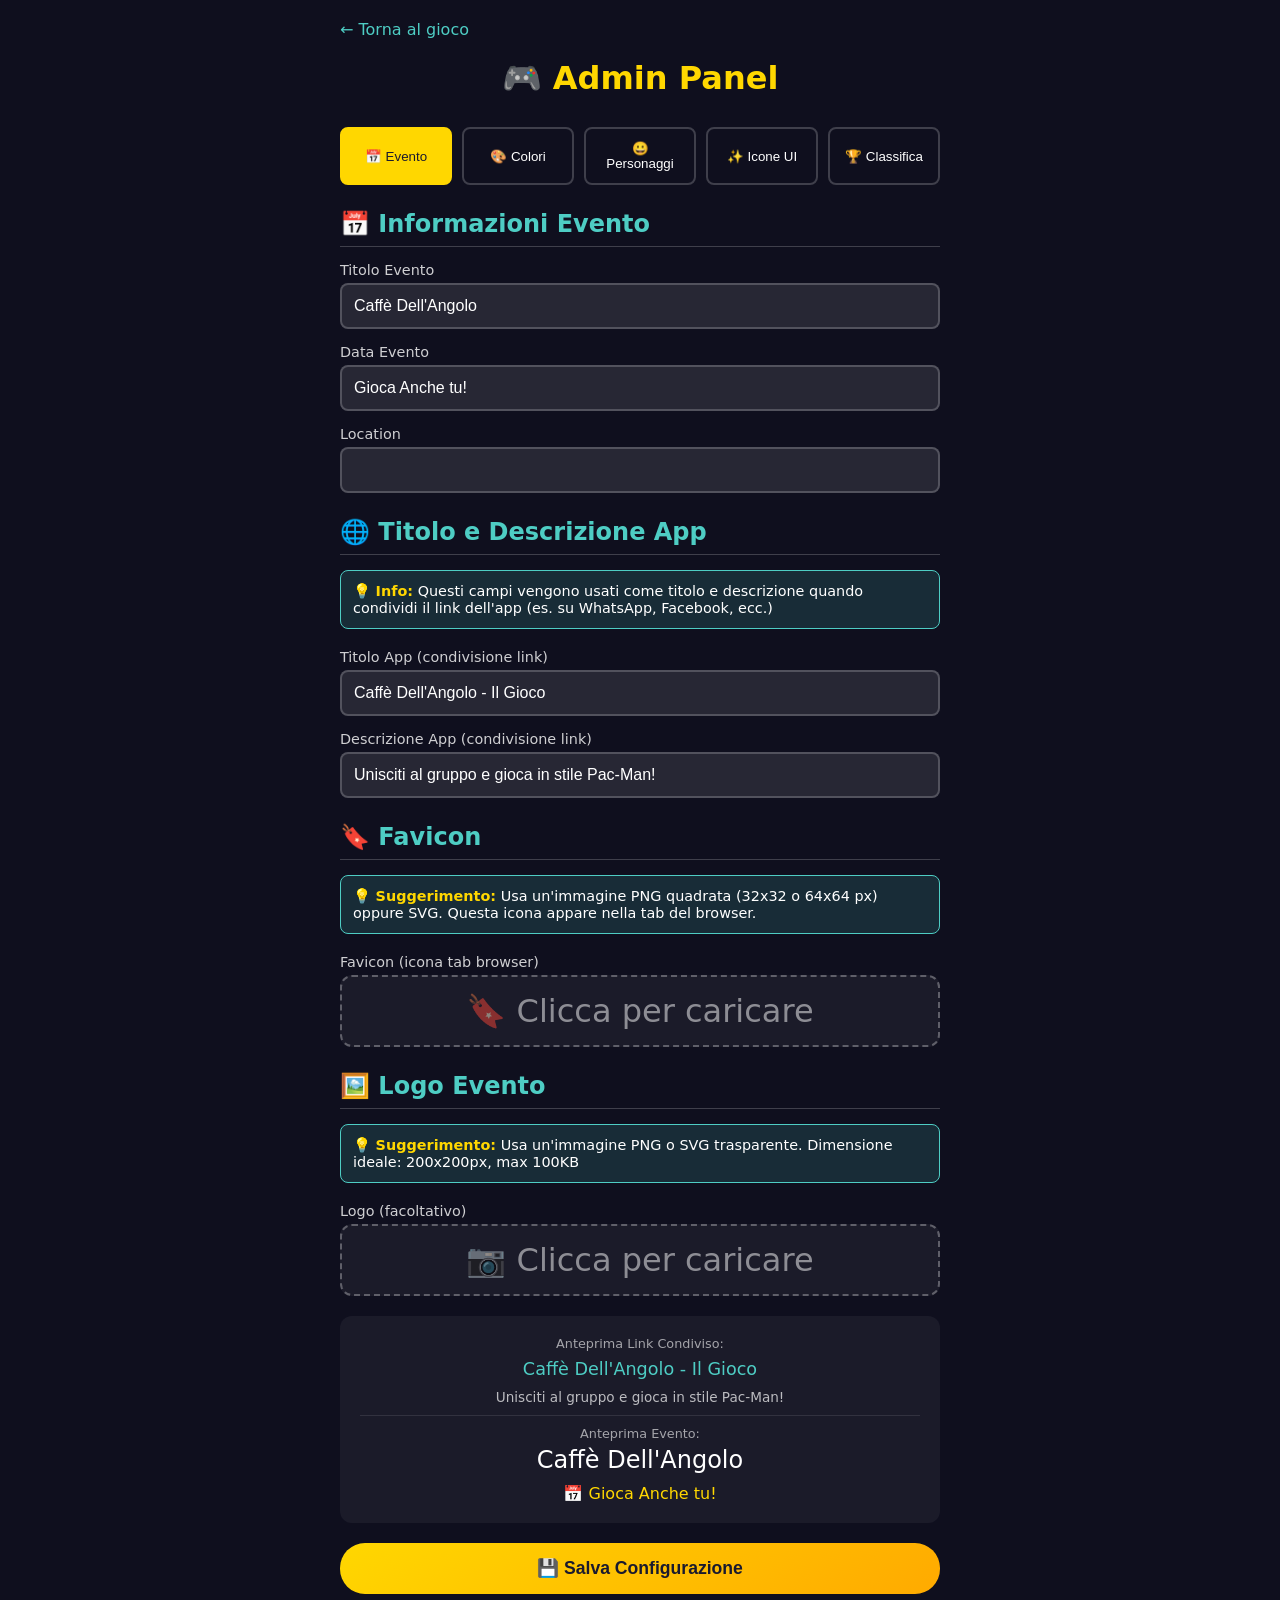
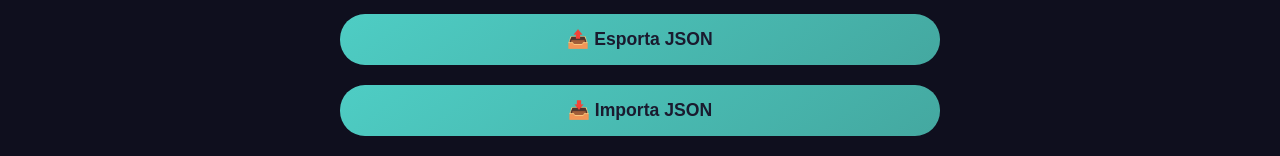
<file: admin.html>
<!DOCTYPE html>
<html lang="it">
<head>
    <meta charset="UTF-8">
    <meta name="viewport" content="width=device-width, initial-scale=1.0">
    <title>Admin - Caffè Dell'Angolo</title>
    <link rel="icon" type="image/svg+xml" href="favicon.svg" id="favicon-link">
    <script>
        (function() {
            try {
                const saved = localStorage.getItem('cda_admin_config');
                if (!saved) return;
                const config = JSON.parse(saved);
                // Favicon personalizzata (priorità: favicon > logo)
                const faviconUrl = config.images?.favicon || config.event?.logo;
                if (faviconUrl) {
                    const el = document.getElementById('favicon-link');
                    if (el) { el.href = faviconUrl; el.type = 'image/png'; }
                }
                if (config.app?.title) {
                    document.title = 'Admin - ' + config.app.title;
                } else if (config.event?.title) {
                    document.title = 'Admin - ' + config.event.title;
                }
            } catch (e) {}
        })();
    </script>
    <style>
        :root {
            --color-bg: #0f0f1e;
            --color-gold: #ffd700;
            --color-cyan: #4ecdc4;
        }
        * { margin: 0; padding: 0; box-sizing: border-box; }
        body {
            background: var(--color-bg);
            color: #fff;
            font-family: 'Segoe UI', system-ui, sans-serif;
            min-height: 100vh;
            padding: 20px;
        }
        h1 {
            color: var(--color-gold);
            text-align: center;
            margin-bottom: 30px;
        }
        h2 {
            color: var(--color-cyan);
            margin: 25px 0 15px;
            border-bottom: 1px solid rgba(255,255,255,0.2);
            padding-bottom: 8px;
        }
        .container {
            max-width: 600px;
            margin: 0 auto;
        }
        .form-group {
            margin-bottom: 15px;
        }
        label {
            display: block;
            margin-bottom: 5px;
            color: rgba(255,255,255,0.8);
            font-size: 0.9rem;
        }
        input[type="text"], input[type="date"], select {
            width: 100%;
            padding: 12px;
            border: 2px solid rgba(255,255,255,0.2);
            border-radius: 8px;
            background: rgba(255,255,255,0.1);
            color: #fff;
            font-size: 1rem;
        }
        input[type="color"] {
            width: 60px;
            height: 40px;
            border: none;
            border-radius: 8px;
            cursor: pointer;
        }
        .color-row {
            display: flex;
            align-items: center;
            gap: 15px;
        }
        .color-row label {
            margin: 0;
            min-width: 120px;
        }
        .emoji-grid {
            display: grid;
            grid-template-columns: repeat(2, 1fr);
            gap: 10px;
        }
        .image-upload-box {
            border: 2px dashed rgba(255,255,255,0.3);
            border-radius: 12px;
            padding: 15px;
            text-align: center;
            cursor: pointer;
            transition: all 0.2s;
            background: rgba(255,255,255,0.05);
        }
        .image-upload-box:hover {
            border-color: var(--color-cyan);
            background: rgba(78, 205, 196, 0.1);
        }
        .image-upload-box.has-image {
            border-style: solid;
            border-color: var(--color-gold);
        }
        .image-preview {
            width: 64px;
            height: 64px;
            object-fit: contain;
            border-radius: 8px;
            background: rgba(0,0,0,0.3);
        }
        .image-upload-placeholder {
            font-size: 2rem;
            opacity: 0.5;
        }
        .image-info {
            font-size: 0.75rem;
            color: rgba(255,255,255,0.5);
            margin-top: 5px;
        }
        .character-card {
            background: rgba(255,255,255,0.05);
            border-radius: 12px;
            padding: 15px;
            margin-bottom: 15px;
        }
        .character-card h4 {
            color: var(--color-gold);
            margin-bottom: 10px;
            font-size: 1rem;
        }
        .character-row {
            display: flex;
            gap: 15px;
            align-items: flex-start;
        }
        .character-row .form-group {
            flex: 1;
            margin-bottom: 0;
        }
        .clear-image-btn {
            background: rgba(255,107,107,0.2);
            border: 1px solid #ff6b6b;
            color: #ff6b6b;
            padding: 5px 10px;
            border-radius: 6px;
            font-size: 0.8rem;
            cursor: pointer;
            margin-top: 8px;
        }
        .clear-image-btn:hover {
            background: rgba(255,107,107,0.3);
        }
        .size-hint {
            background: rgba(78, 205, 196, 0.15);
            border: 1px solid var(--color-cyan);
            border-radius: 8px;
            padding: 12px;
            margin-bottom: 20px;
            font-size: 0.9rem;
        }
        .size-hint strong {
            color: var(--color-gold);
        }
        .btn {
            background: linear-gradient(145deg, var(--color-gold), #ffaa00);
            border: none;
            padding: 15px 30px;
            font-size: 1.1rem;
            font-weight: bold;
            color: #1a1a2e;
            border-radius: 25px;
            cursor: pointer;
            width: 100%;
            margin-top: 20px;
            transition: transform 0.2s;
        }
        .btn:hover { transform: scale(1.02); }
        .btn:active { transform: scale(0.98); }
        .btn-secondary {
            background: linear-gradient(145deg, var(--color-cyan), #44a8a0);
        }
        .btn-danger {
            background: linear-gradient(145deg, #ff6b6b, #ee5a52);
        }
        .preview {
            background: rgba(255,255,255,0.05);
            border-radius: 12px;
            padding: 20px;
            margin-top: 20px;
            text-align: center;
        }
        .preview-title {
            font-size: 1.5rem;
            margin-bottom: 10px;
        }
        .leaderboard-list {
            max-height: 300px;
            overflow-y: auto;
        }
        .leaderboard-entry {
            display: flex;
            justify-content: space-between;
            padding: 10px;
            background: rgba(255,255,255,0.05);
            border-radius: 8px;
            margin-bottom: 5px;
        }
        .toast {
            position: fixed;
            bottom: 20px;
            left: 50%;
            transform: translateX(-50%);
            background: rgba(0,0,0,0.9);
            color: #fff;
            padding: 12px 24px;
            border-radius: 8px;
            display: none;
        }
        .toast.show { display: block; }
        .back-link {
            display: inline-block;
            color: var(--color-cyan);
            text-decoration: none;
            margin-bottom: 20px;
        }
        .tabs {
            display: flex;
            gap: 10px;
            margin-bottom: 20px;
        }
        .tab {
            flex: 1;
            padding: 12px;
            border: 2px solid rgba(255,255,255,0.2);
            border-radius: 8px;
            background: transparent;
            color: #fff;
            cursor: pointer;
            transition: all 0.2s;
        }
        .tab.active {
            background: var(--color-gold);
            color: #1a1a2e;
            border-color: var(--color-gold);
        }
        .tab-content { display: none; }
        .tab-content.active { display: block; }
    </style>
</head>
<body>
    <div class="container">
        <a href="index.html" class="back-link">← Torna al gioco</a>
        <h1>🎮 Admin Panel</h1>
        
        <div class="tabs">
            <button class="tab active" data-tab="evento">📅 Evento</button>
            <button class="tab" data-tab="colori">🎨 Colori</button>
            <button class="tab" data-tab="personaggi">😀 Personaggi</button>
            <button class="tab" data-tab="icone">✨ Icone UI</button>
            <button class="tab" data-tab="leaderboard">🏆 Classifica</button>
        </div>

        <!-- TAB EVENTO -->
        <div class="tab-content active" id="tab-evento">
            <h2>📅 Informazioni Evento</h2>
            <div class="form-group">
                <label>Titolo Evento</label>
                <input type="text" id="event-title" value="Caffè Dell'Angolo" placeholder="Caffè Dell'Angolo">
            </div>
            <div class="form-group">
                <label>Data Evento</label>
                <input type="text" id="event-date" value="Gioca Anche tu!" placeholder="Gioca Anche tu!">
            </div>
            <div class="form-group">
                <label>Location</label>
                <input type="text" id="event-location" value="" placeholder="">
            </div>
            
            <h2>🌐 Titolo e Descrizione App</h2>
            <div class="size-hint">💡 <strong>Info:</strong> Questi campi vengono usati come titolo e descrizione quando condividi il link dell'app (es. su WhatsApp, Facebook, ecc.)</div>
            <div class="form-group">
                <label>Titolo App (condivisione link)</label>
                <input type="text" id="app-title" value="Caffè Dell'Angolo - Il Gioco" placeholder="Caffè Dell'Angolo - Il Gioco">
            </div>
            <div class="form-group">
                <label>Descrizione App (condivisione link)</label>
                <input type="text" id="app-description" value="Unisciti al gruppo e gioca in stile Pac-Man!" placeholder="Descrizione per social e motori di ricerca">
            </div>

            <h2>🔖 Favicon</h2>
            <div class="size-hint">💡 <strong>Suggerimento:</strong> Usa un'immagine PNG quadrata (32x32 o 64x64 px) oppure SVG. Questa icona appare nella tab del browser.</div>
            <div class="form-group">
                <label>Favicon (icona tab browser)</label>
                <div class="image-upload-box" id="upload-favicon" onclick="triggerUpload('favicon')">
                    <div class="image-upload-placeholder" id="placeholder-favicon">🔖 Clicca per caricare</div>
                    <img class="image-preview" id="preview-favicon" style="display:none; width: 64px; height: 64px;">
                </div>
                <button class="clear-image-btn" onclick="clearImage('favicon')" style="display:none" id="clear-favicon">🗑️ Rimuovi Favicon</button>
                <input type="file" id="file-favicon" accept="image/*" style="display:none" onchange="handleImageUpload(event, 'favicon')">
            </div>

            <h2>🖼️ Logo Evento</h2>
            <div class="size-hint">💡 <strong>Suggerimento:</strong> Usa un'immagine PNG o SVG trasparente. Dimensione ideale: 200x200px, max 100KB</div>
            <div class="form-group">
                <label>Logo (facoltativo)</label>
                <div class="image-upload-box" id="upload-logo" onclick="triggerUpload('logo')">
                    <div class="image-upload-placeholder" id="placeholder-logo">📷 Clicca per caricare</div>
                    <img class="image-preview" id="preview-logo" style="display:none; width: 120px; height: 120px;">
                </div>
                <button class="clear-image-btn" onclick="clearImage('logo')" style="display:none" id="clear-logo">🗑️ Rimuovi Logo</button>
                <input type="file" id="file-logo" accept="image/*" style="display:none" onchange="handleImageUpload(event, 'logo')">
            </div>
            
            <div class="preview" id="event-preview">
                <div style="font-size:0.8rem; opacity:0.6; margin-bottom:8px;">Anteprima Link Condiviso:</div>
                <div class="preview-title" id="preview-app-title" style="font-size:1.1rem; color: var(--color-cyan);">Caffè Dell'Angolo - Il Gioco</div>
                <div style="font-size:0.85rem; opacity:0.7; margin-bottom:10px;" id="preview-app-desc">Unisciti al gruppo e gioca in stile Pac-Man!</div>
                <div style="border-top:1px solid rgba(255,255,255,0.1); padding-top:10px; margin-top:5px;"></div>
                <div style="font-size:0.8rem; opacity:0.6; margin-bottom:5px;">Anteprima Evento:</div>
                <div class="preview-title" id="preview-title">Caffè Dell'Angolo</div>
                <div style="color: var(--color-gold);" id="preview-date">📅 Gioca Anche tu!</div>
                <div style="color: #ec4899;" id="preview-location"></div>
            </div>
        </div>

        <!-- TAB COLORI -->
        <div class="tab-content" id="tab-colori">
            <h2>🎨 Colori Tema</h2>
            <div class="form-group color-row">
                <label>Colore Principale (Gold)</label>
                <input type="color" id="color-gold" value="#ffd700">
            </div>
            <div class="form-group color-row">
                <label>Colore Secondario (Cyan)</label>
                <input type="color" id="color-cyan" value="#4ecdc4">
            </div>
            <div class="form-group color-row">
                <label>Colore Sfondo</label>
                <input type="color" id="color-bg" value="#0f0f1e">
            </div>
            <div class="form-group color-row">
                <label>Colore Accento (Rosa)</label>
                <input type="color" id="color-pink" value="#ec4899">
            </div>
            <div class="form-group color-row">
                <label>Colore Muri</label>
                <input type="color" id="color-wall" value="#1a1a3e">
            </div>
        </div>

        <!-- TAB PERSONAGGI -->
        <div class="tab-content" id="tab-personaggi">
            <h2>�️ Personaggi</h2>
            
            <div class="size-hint">
                <strong>📐 Dimensioni consigliate:</strong><br>
                • Immagini: <strong>64x64 px</strong> (quadrate, PNG trasparente consigliato)<br>
                • Max 100KB per immagine<br>
                • Se non carichi un'immagine, verrà usata l'emoji
            </div>

            <!-- NEMICO -->
            <div class="character-card">
                <h4>� Nemico</h4>
                <div class="character-row">
                    <div class="form-group">
                        <label>Emoji</label>
                        <input type="text" id="emoji-enemy" value="�" placeholder="Qualsiasi emoji">
                    </div>
                    <div class="form-group">
                        <label>Immagine (64x64 px)</label>
                        <div class="image-upload-box" id="upload-enemy" onclick="triggerUpload('enemy')">
                            <div class="image-upload-placeholder" id="placeholder-enemy">📷</div>
                            <img class="image-preview" id="preview-enemy" style="display:none">
                            <div class="image-info">Clicca per caricare</div>
                        </div>
                        <button class="clear-image-btn" onclick="clearImage('enemy')" style="display:none" id="clear-enemy">🗑️ Rimuovi</button>
                        <input type="file" id="file-enemy" accept="image/*" style="display:none" onchange="handleImageUpload(event, 'enemy')">
                    </div>
                </div>
                <div class="form-group">
                    <label>Emoji Nemico Spaventato</label>
                    <input type="text" id="emoji-scared" value="😰" placeholder="Emoji quando invincibile">
                    <div class="image-upload-box" id="upload-scared" onclick="triggerUpload('scared')" style="margin-top:8px">
                        <div class="image-upload-placeholder" id="placeholder-scared">📷</div>
                        <img class="image-preview" id="preview-scared" style="display:none">
                    </div>
                    <button class="clear-image-btn" onclick="clearImage('scared')" style="display:none" id="clear-scared">🗑️</button>
                    <input type="file" id="file-scared" accept="image/*" style="display:none" onchange="handleImageUpload(event, 'scared')">
                </div>
            </div>

            <!-- GIOCATORI PER LIVELLO -->
            <div class="character-card">
                <h4>🎓 Giocatori (cambiano per livello)</h4>
                <p style="opacity:0.7;margin-bottom:15px;">Personalizza l'aspetto del giocatore per ogni livello</p>
                <div class="emoji-grid">
                    <div class="form-group">
                        <label>Livello 1</label>
                        <input type="text" id="player-1" value="🎓" placeholder="Emoji livello 1" style="margin-bottom:8px">
                        <div class="image-upload-box" id="upload-player1" onclick="triggerUpload('player1')">
                            <div class="image-upload-placeholder" id="placeholder-player1">📷</div>
                            <img class="image-preview" id="preview-player1" style="display:none">
                        </div>
                        <button class="clear-image-btn" onclick="clearImage('player1')" style="display:none" id="clear-player1">🗑️</button>
                        <input type="file" id="file-player1" accept="image/*" style="display:none" onchange="handleImageUpload(event, 'player1')">
                    </div>
                    <div class="form-group">
                        <label>Livello 2</label>
                        <input type="text" id="player-2" value="🎓" placeholder="Emoji livello 2" style="margin-bottom:8px">
                        <div class="image-upload-box" id="upload-player2" onclick="triggerUpload('player2')">
                            <div class="image-upload-placeholder" id="placeholder-player2">📷</div>
                            <img class="image-preview" id="preview-player2" style="display:none">
                        </div>
                        <button class="clear-image-btn" onclick="clearImage('player2')" style="display:none" id="clear-player2">🗑️</button>
                        <input type="file" id="file-player2" accept="image/*" style="display:none" onchange="handleImageUpload(event, 'player2')">
                    </div>
                    <div class="form-group">
                        <label>Livello 3</label>
                        <input type="text" id="player-3" value="🎓" placeholder="Emoji livello 3" style="margin-bottom:8px">
                        <div class="image-upload-box" id="upload-player3" onclick="triggerUpload('player3')">
                            <div class="image-upload-placeholder" id="placeholder-player3">📷</div>
                            <img class="image-preview" id="preview-player3" style="display:none">
                        </div>
                        <button class="clear-image-btn" onclick="clearImage('player3')" style="display:none" id="clear-player3">🗑️</button>
                        <input type="file" id="file-player3" accept="image/*" style="display:none" onchange="handleImageUpload(event, 'player3')">
                    </div>
                    <div class="form-group">
                        <label>Livello 4</label>
                        <input type="text" id="player-4" value="🎓" placeholder="Emoji livello 4" style="margin-bottom:8px">
                        <div class="image-upload-box" id="upload-player4" onclick="triggerUpload('player4')">
                            <div class="image-upload-placeholder" id="placeholder-player4">📷</div>
                            <img class="image-preview" id="preview-player4" style="display:none">
                        </div>
                        <button class="clear-image-btn" onclick="clearImage('player4')" style="display:none" id="clear-player4">🗑️</button>
                        <input type="file" id="file-player4" accept="image/*" style="display:none" onchange="handleImageUpload(event, 'player4')">
                    </div>
                    <div class="form-group">
                        <label>Livello 5</label>
                        <input type="text" id="player-5" value="🎓" placeholder="Emoji livello 5" style="margin-bottom:8px">
                        <div class="image-upload-box" id="upload-player5" onclick="triggerUpload('player5')">
                            <div class="image-upload-placeholder" id="placeholder-player5">📷</div>
                            <img class="image-preview" id="preview-player5" style="display:none">
                        </div>
                        <button class="clear-image-btn" onclick="clearImage('player5')" style="display:none" id="clear-player5">🗑️</button>
                        <input type="file" id="file-player5" accept="image/*" style="display:none" onchange="handleImageUpload(event, 'player5')">
                    </div>
                    <div class="form-group">
                        <label>Livello 6+</label>
                        <input type="text" id="player-6" value="🎓" placeholder="Emoji livello 6+" style="margin-bottom:8px">
                        <div class="image-upload-box" id="upload-player6" onclick="triggerUpload('player6')">
                            <div class="image-upload-placeholder" id="placeholder-player6">📷</div>
                            <img class="image-preview" id="preview-player6" style="display:none">
                        </div>
                        <button class="clear-image-btn" onclick="clearImage('player6')" style="display:none" id="clear-player6">🗑️</button>
                        <input type="file" id="file-player6" accept="image/*" style="display:none" onchange="handleImageUpload(event, 'player6')">
                    </div>
                </div>
            </div>

            <!-- OGGETTI PER LIVELLO -->
            <div class="character-card">
                <h4>🍺 Oggetto Base (10 pts) - per livello</h4>
                <p style="opacity:0.7;margin-bottom:15px;">Personalizza l'oggetto base per ogni livello</p>
                <div class="emoji-grid">
                    <div class="form-group">
                        <label>Livello 1</label>
                        <input type="text" id="beer-1" value="🍺" placeholder="Emoji" style="margin-bottom:8px">
                        <div class="image-upload-box" id="upload-beer1" onclick="triggerUpload('beer1')">
                            <div class="image-upload-placeholder" id="placeholder-beer1">📷</div>
                            <img class="image-preview" id="preview-beer1" style="display:none">
                        </div>
                        <button class="clear-image-btn" onclick="clearImage('beer1')" style="display:none" id="clear-beer1">🗑️</button>
                        <input type="file" id="file-beer1" accept="image/*" style="display:none" onchange="handleImageUpload(event, 'beer1')">
                    </div>
                    <div class="form-group">
                        <label>Livello 2</label>
                        <input type="text" id="beer-2" value="🍺" placeholder="Emoji" style="margin-bottom:8px">
                        <div class="image-upload-box" id="upload-beer2" onclick="triggerUpload('beer2')">
                            <div class="image-upload-placeholder" id="placeholder-beer2">📷</div>
                            <img class="image-preview" id="preview-beer2" style="display:none">
                        </div>
                        <button class="clear-image-btn" onclick="clearImage('beer2')" style="display:none" id="clear-beer2">🗑️</button>
                        <input type="file" id="file-beer2" accept="image/*" style="display:none" onchange="handleImageUpload(event, 'beer2')">
                    </div>
                    <div class="form-group">
                        <label>Livello 3</label>
                        <input type="text" id="beer-3" value="🍺" placeholder="Emoji" style="margin-bottom:8px">
                        <div class="image-upload-box" id="upload-beer3" onclick="triggerUpload('beer3')">
                            <div class="image-upload-placeholder" id="placeholder-beer3">📷</div>
                            <img class="image-preview" id="preview-beer3" style="display:none">
                        </div>
                        <button class="clear-image-btn" onclick="clearImage('beer3')" style="display:none" id="clear-beer3">🗑️</button>
                        <input type="file" id="file-beer3" accept="image/*" style="display:none" onchange="handleImageUpload(event, 'beer3')">
                    </div>
                    <div class="form-group">
                        <label>Livello 4</label>
                        <input type="text" id="beer-4" value="🍺" placeholder="Emoji" style="margin-bottom:8px">
                        <div class="image-upload-box" id="upload-beer4" onclick="triggerUpload('beer4')">
                            <div class="image-upload-placeholder" id="placeholder-beer4">📷</div>
                            <img class="image-preview" id="preview-beer4" style="display:none">
                        </div>
                        <button class="clear-image-btn" onclick="clearImage('beer4')" style="display:none" id="clear-beer4">🗑️</button>
                        <input type="file" id="file-beer4" accept="image/*" style="display:none" onchange="handleImageUpload(event, 'beer4')">
                    </div>
                    <div class="form-group">
                        <label>Livello 5</label>
                        <input type="text" id="beer-5" value="🍺" placeholder="Emoji" style="margin-bottom:8px">
                        <div class="image-upload-box" id="upload-beer5" onclick="triggerUpload('beer5')">
                            <div class="image-upload-placeholder" id="placeholder-beer5">📷</div>
                            <img class="image-preview" id="preview-beer5" style="display:none">
                        </div>
                        <button class="clear-image-btn" onclick="clearImage('beer5')" style="display:none" id="clear-beer5">🗑️</button>
                        <input type="file" id="file-beer5" accept="image/*" style="display:none" onchange="handleImageUpload(event, 'beer5')">
                    </div>
                    <div class="form-group">
                        <label>Livello 6+</label>
                        <input type="text" id="beer-6" value="🍺" placeholder="Emoji" style="margin-bottom:8px">
                        <div class="image-upload-box" id="upload-beer6" onclick="triggerUpload('beer6')">
                            <div class="image-upload-placeholder" id="placeholder-beer6">📷</div>
                            <img class="image-preview" id="preview-beer6" style="display:none">
                        </div>
                        <button class="clear-image-btn" onclick="clearImage('beer6')" style="display:none" id="clear-beer6">🗑️</button>
                        <input type="file" id="file-beer6" accept="image/*" style="display:none" onchange="handleImageUpload(event, 'beer6')">
                    </div>
                </div>
            </div>

            <div class="character-card">
                <h4>🍾 Oggetto Bonus (50 pts) - per livello</h4>
                <p style="opacity:0.7;margin-bottom:15px;">Personalizza l'oggetto bonus per ogni livello</p>
                <div class="emoji-grid">
                    <div class="form-group">
                        <label>Livello 1</label>
                        <input type="text" id="vodka-1" value="🍾" placeholder="Emoji" style="margin-bottom:8px">
                        <div class="image-upload-box" id="upload-vodka1" onclick="triggerUpload('vodka1')">
                            <div class="image-upload-placeholder" id="placeholder-vodka1">📷</div>
                            <img class="image-preview" id="preview-vodka1" style="display:none">
                        </div>
                        <button class="clear-image-btn" onclick="clearImage('vodka1')" style="display:none" id="clear-vodka1">🗑️</button>
                        <input type="file" id="file-vodka1" accept="image/*" style="display:none" onchange="handleImageUpload(event, 'vodka1')">
                    </div>
                    <div class="form-group">
                        <label>Livello 2</label>
                        <input type="text" id="vodka-2" value="🍾" placeholder="Emoji" style="margin-bottom:8px">
                        <div class="image-upload-box" id="upload-vodka2" onclick="triggerUpload('vodka2')">
                            <div class="image-upload-placeholder" id="placeholder-vodka2">📷</div>
                            <img class="image-preview" id="preview-vodka2" style="display:none">
                        </div>
                        <button class="clear-image-btn" onclick="clearImage('vodka2')" style="display:none" id="clear-vodka2">🗑️</button>
                        <input type="file" id="file-vodka2" accept="image/*" style="display:none" onchange="handleImageUpload(event, 'vodka2')">
                    </div>
                    <div class="form-group">
                        <label>Livello 3</label>
                        <input type="text" id="vodka-3" value="🍾" placeholder="Emoji" style="margin-bottom:8px">
                        <div class="image-upload-box" id="upload-vodka3" onclick="triggerUpload('vodka3')">
                            <div class="image-upload-placeholder" id="placeholder-vodka3">📷</div>
                            <img class="image-preview" id="preview-vodka3" style="display:none">
                        </div>
                        <button class="clear-image-btn" onclick="clearImage('vodka3')" style="display:none" id="clear-vodka3">🗑️</button>
                        <input type="file" id="file-vodka3" accept="image/*" style="display:none" onchange="handleImageUpload(event, 'vodka3')">
                    </div>
                    <div class="form-group">
                        <label>Livello 4</label>
                        <input type="text" id="vodka-4" value="🍾" placeholder="Emoji" style="margin-bottom:8px">
                        <div class="image-upload-box" id="upload-vodka4" onclick="triggerUpload('vodka4')">
                            <div class="image-upload-placeholder" id="placeholder-vodka4">📷</div>
                            <img class="image-preview" id="preview-vodka4" style="display:none">
                        </div>
                        <button class="clear-image-btn" onclick="clearImage('vodka4')" style="display:none" id="clear-vodka4">🗑️</button>
                        <input type="file" id="file-vodka4" accept="image/*" style="display:none" onchange="handleImageUpload(event, 'vodka4')">
                    </div>
                    <div class="form-group">
                        <label>Livello 5</label>
                        <input type="text" id="vodka-5" value="🍾" placeholder="Emoji" style="margin-bottom:8px">
                        <div class="image-upload-box" id="upload-vodka5" onclick="triggerUpload('vodka5')">
                            <div class="image-upload-placeholder" id="placeholder-vodka5">📷</div>
                            <img class="image-preview" id="preview-vodka5" style="display:none">
                        </div>
                        <button class="clear-image-btn" onclick="clearImage('vodka5')" style="display:none" id="clear-vodka5">🗑️</button>
                        <input type="file" id="file-vodka5" accept="image/*" style="display:none" onchange="handleImageUpload(event, 'vodka5')">
                    </div>
                    <div class="form-group">
                        <label>Livello 6+</label>
                        <input type="text" id="vodka-6" value="🍾" placeholder="Emoji" style="margin-bottom:8px">
                        <div class="image-upload-box" id="upload-vodka6" onclick="triggerUpload('vodka6')">
                            <div class="image-upload-placeholder" id="placeholder-vodka6">📷</div>
                            <img class="image-preview" id="preview-vodka6" style="display:none">
                        </div>
                        <button class="clear-image-btn" onclick="clearImage('vodka6')" style="display:none" id="clear-vodka6">🗑️</button>
                        <input type="file" id="file-vodka6" accept="image/*" style="display:none" onchange="handleImageUpload(event, 'vodka6')">
                    </div>
                </div>
            </div>

            <div class="character-card">
                <h4>📜 Power-Up - per livello</h4>
                <p style="opacity:0.7;margin-bottom:15px;">Personalizza il power-up per ogni livello</p>
                <div class="emoji-grid">
                    <div class="form-group">
                        <label>Livello 1</label>
                        <input type="text" id="powerup-1" value="📜" placeholder="Emoji" style="margin-bottom:8px">
                        <div class="image-upload-box" id="upload-powerup1" onclick="triggerUpload('powerup1')">
                            <div class="image-upload-placeholder" id="placeholder-powerup1">📷</div>
                            <img class="image-preview" id="preview-powerup1" style="display:none">
                        </div>
                        <button class="clear-image-btn" onclick="clearImage('powerup1')" style="display:none" id="clear-powerup1">🗑️</button>
                        <input type="file" id="file-powerup1" accept="image/*" style="display:none" onchange="handleImageUpload(event, 'powerup1')">
                    </div>
                    <div class="form-group">
                        <label>Livello 2</label>
                        <input type="text" id="powerup-2" value="📜" placeholder="Emoji" style="margin-bottom:8px">
                        <div class="image-upload-box" id="upload-powerup2" onclick="triggerUpload('powerup2')">
                            <div class="image-upload-placeholder" id="placeholder-powerup2">📷</div>
                            <img class="image-preview" id="preview-powerup2" style="display:none">
                        </div>
                        <button class="clear-image-btn" onclick="clearImage('powerup2')" style="display:none" id="clear-powerup2">🗑️</button>
                        <input type="file" id="file-powerup2" accept="image/*" style="display:none" onchange="handleImageUpload(event, 'powerup2')">
                    </div>
                    <div class="form-group">
                        <label>Livello 3</label>
                        <input type="text" id="powerup-3" value="📜" placeholder="Emoji" style="margin-bottom:8px">
                        <div class="image-upload-box" id="upload-powerup3" onclick="triggerUpload('powerup3')">
                            <div class="image-upload-placeholder" id="placeholder-powerup3">📷</div>
                            <img class="image-preview" id="preview-powerup3" style="display:none">
                        </div>
                        <button class="clear-image-btn" onclick="clearImage('powerup3')" style="display:none" id="clear-powerup3">🗑️</button>
                        <input type="file" id="file-powerup3" accept="image/*" style="display:none" onchange="handleImageUpload(event, 'powerup3')">
                    </div>
                    <div class="form-group">
                        <label>Livello 4</label>
                        <input type="text" id="powerup-4" value="📜" placeholder="Emoji" style="margin-bottom:8px">
                        <div class="image-upload-box" id="upload-powerup4" onclick="triggerUpload('powerup4')">
                            <div class="image-upload-placeholder" id="placeholder-powerup4">📷</div>
                            <img class="image-preview" id="preview-powerup4" style="display:none">
                        </div>
                        <button class="clear-image-btn" onclick="clearImage('powerup4')" style="display:none" id="clear-powerup4">🗑️</button>
                        <input type="file" id="file-powerup4" accept="image/*" style="display:none" onchange="handleImageUpload(event, 'powerup4')">
                    </div>
                    <div class="form-group">
                        <label>Livello 5</label>
                        <input type="text" id="powerup-5" value="📜" placeholder="Emoji" style="margin-bottom:8px">
                        <div class="image-upload-box" id="upload-powerup5" onclick="triggerUpload('powerup5')">
                            <div class="image-upload-placeholder" id="placeholder-powerup5">📷</div>
                            <img class="image-preview" id="preview-powerup5" style="display:none">
                        </div>
                        <button class="clear-image-btn" onclick="clearImage('powerup5')" style="display:none" id="clear-powerup5">🗑️</button>
                        <input type="file" id="file-powerup5" accept="image/*" style="display:none" onchange="handleImageUpload(event, 'powerup5')">
                    </div>
                    <div class="form-group">
                        <label>Livello 6+</label>
                        <input type="text" id="powerup-6" value="📜" placeholder="Emoji" style="margin-bottom:8px">
                        <div class="image-upload-box" id="upload-powerup6" onclick="triggerUpload('powerup6')">
                            <div class="image-upload-placeholder" id="placeholder-powerup6">📷</div>
                            <img class="image-preview" id="preview-powerup6" style="display:none">
                        </div>
                        <button class="clear-image-btn" onclick="clearImage('powerup6')" style="display:none" id="clear-powerup6">🗑️</button>
                        <input type="file" id="file-powerup6" accept="image/*" style="display:none" onchange="handleImageUpload(event, 'powerup6')">
                    </div>
                </div>
            </div>
        </div>

        <!-- TAB ICONE UI -->
        <div class="tab-content" id="tab-icone">
            <h2>✨ Icone Interfaccia</h2>
            <p style="opacity: 0.7; margin-bottom: 20px;">Personalizza le emoji/icone mostrate nelle schermate del gioco.</p>
            
            <h3 style="color: var(--color-cyan); margin-top: 20px;">Schermata Titolo</h3>
            <div class="emoji-grid">
                <div class="form-group">
                    <label>Icona Titolo</label>
                    <input type="text" id="ui-icon-title" value="🎓" maxlength="4">
                </div>
                <div class="form-group">
                    <label>Icona Data</label>
                    <input type="text" id="ui-icon-date" value="📅" maxlength="4">
                </div>
                <div class="form-group">
                    <label>Icona Location</label>
                    <input type="text" id="ui-icon-location" value="📍" maxlength="4">
                </div>
                <div class="form-group">
                    <label>Icona Classifica</label>
                    <input type="text" id="ui-icon-leaderboard" value="🏆" maxlength="4">
                </div>
            </div>
            
            <h3 style="color: var(--color-cyan); margin-top: 20px;">HUD In-Game</h3>
            <div class="emoji-grid">
                <div class="form-group">
                    <label>Icona Punteggio</label>
                    <input type="text" id="ui-icon-score" value="🏆" maxlength="4">
                </div>
                <div class="form-group">
                    <label>Icona Livello</label>
                    <input type="text" id="ui-icon-level" value="📊" maxlength="4">
                </div>
                <div class="form-group">
                    <label>Icona Vite</label>
                    <input type="text" id="ui-icon-lives" value="❤️" maxlength="4">
                </div>
                <div class="form-group">
                    <label>Icona Swipe</label>
                    <input type="text" id="ui-icon-swipe" value="👆" maxlength="4">
                </div>
            </div>
        </div>

        <!-- TAB LEADERBOARD -->
        <div class="tab-content" id="tab-leaderboard">
            <h2>🏆 Classifica</h2>
            <div class="leaderboard-list" id="admin-leaderboard">
                <p style="text-align: center; opacity: 0.5;">Caricamento...</p>
            </div>
            <button class="btn btn-secondary" onclick="loadLeaderboard()">🔄 Aggiorna</button>
            <button class="btn btn-danger" onclick="clearLeaderboard()">🗑️ Svuota Classifica</button>
        </div>

        <button class="btn" onclick="saveConfig()">💾 Salva Configurazione</button>
        <button class="btn btn-secondary" onclick="exportConfig()">📤 Esporta JSON</button>
        <button class="btn btn-secondary" onclick="document.getElementById('import-file').click()">📥 Importa JSON</button>
        <input type="file" id="import-file" accept=".json" style="display:none" onchange="importConfig(event)">
    </div>

    <div class="toast" id="toast"></div>

    <script>
        // Password admin (deve corrispondere a quella in api/db_config.php)
        let adminPassword = localStorage.getItem('cda_admin_password') || '';
        
        // Storage per URL immagini caricate sul server
        let uploadedImages = {};
        
        // File in attesa di upload
        let pendingUploads = {};

        // Tab switching
        document.querySelectorAll('.tab').forEach(tab => {
            tab.addEventListener('click', () => {
                document.querySelectorAll('.tab').forEach(t => t.classList.remove('active'));
                document.querySelectorAll('.tab-content').forEach(c => c.classList.remove('active'));
                tab.classList.add('active');
                document.getElementById('tab-' + tab.dataset.tab).classList.add('active');
            });
        });

        // Chiedi password admin se non salvata
        function ensureAdminPassword() {
            if (!adminPassword) {
                const pwd = prompt('Inserisci la password admin:');
                if (pwd) {
                    adminPassword = pwd;
                    localStorage.setItem('cda_admin_password', pwd);
                }
            }
            return adminPassword;
        }

        // Image upload functions
        function triggerUpload(key) {
            document.getElementById('file-' + key).click();
        }

        async function handleImageUpload(event, key) {
            const file = event.target.files[0];
            if (!file) return;

            // Check size (max 100KB)
            if (file.size > 100 * 1024) {
                showToast('❌ Immagine troppo grande! Max 100KB');
                return;
            }

            // Mostra anteprima locale
            const reader = new FileReader();
            reader.onload = (e) => {
                const preview = document.getElementById('preview-' + key);
                const placeholder = document.getElementById('placeholder-' + key);
                const clearBtn = document.getElementById('clear-' + key);
                const uploadBox = document.getElementById('upload-' + key);
                
                preview.src = e.target.result;
                preview.style.display = 'block';
                placeholder.style.display = 'none';
                clearBtn.style.display = 'inline-block';
                uploadBox.classList.add('has-image');
            };
            reader.readAsDataURL(file);
            
            // Salva file per upload successivo
            pendingUploads[key] = file;
            showToast('📷 Immagine selezionata - Salva per caricarla sul server');
        }

        async function uploadImageToServer(key, file) {
            if (!ensureAdminPassword()) {
                throw new Error('Password admin richiesta');
            }
            
            const formData = new FormData();
            formData.append('image', file);
            formData.append('key', key);
            
            const res = await fetch('api/images.php', {
                method: 'POST',
                headers: {
                    'X-Admin-Password': adminPassword
                },
                body: formData
            });
            
            const data = await res.json();
            if (!data.success) {
                throw new Error(data.error || 'Errore upload');
            }
            
            // L'API restituisce data.image.url
            return data.image?.url || data.url;
        }

        async function clearImage(key) {
            // Rimuovi da pending
            delete pendingUploads[key];
            
            // Se era già sul server, elimina
            if (uploadedImages[key]) {
                if (!ensureAdminPassword()) {
                    showToast('❌ Password admin richiesta');
                    return;
                }
                
                try {
                    await fetch('api/images.php', {
                        method: 'DELETE',
                        headers: {
                            'Content-Type': 'application/json',
                            'X-Admin-Password': adminPassword
                        },
                        body: JSON.stringify({ key: key })
                    });
                } catch (e) {
                    console.error('Errore eliminazione:', e);
                }
            }
            
            delete uploadedImages[key];
            
            const preview = document.getElementById('preview-' + key);
            const placeholder = document.getElementById('placeholder-' + key);
            const clearBtn = document.getElementById('clear-' + key);
            const uploadBox = document.getElementById('upload-' + key);
            const fileInput = document.getElementById('file-' + key);
            
            preview.src = '';
            preview.style.display = 'none';
            placeholder.style.display = 'block';
            clearBtn.style.display = 'none';
            uploadBox.classList.remove('has-image');
            fileInput.value = '';
            
            showToast('🗑️ Immagine rimossa');
        }

        function loadImagePreview(key, url) {
            if (!url) return;
            
            uploadedImages[key] = url;
            
            const preview = document.getElementById('preview-' + key);
            const placeholder = document.getElementById('placeholder-' + key);
            const clearBtn = document.getElementById('clear-' + key);
            const uploadBox = document.getElementById('upload-' + key);
            
            if (preview && placeholder) {
                preview.src = url;
                preview.style.display = 'block';
                placeholder.style.display = 'none';
                if (clearBtn) clearBtn.style.display = 'inline-block';
                if (uploadBox) uploadBox.classList.add('has-image');
            }
        }

        // Load config from server API (with localStorage fallback)
        async function loadConfig() {
            try {
                const res = await fetch('api/config.php');
                const data = await res.json();
                
                if (data.success) {
                    applyConfigToForm(data.config);
                    console.log('Config loaded from:', data.source);
                    return;
                }
            } catch (e) {
                console.log('API not available, trying localStorage');
            }
            
            // Fallback to localStorage
            const saved = localStorage.getItem('cda_admin_config');
            if (saved) {
                try {
                    applyConfigToForm(JSON.parse(saved));
                } catch (e) {
                    console.error('Error loading config:', e);
                }
            }
        }
        
        function applyConfigToForm(config) {
            if (config.event) {
                document.getElementById('event-title').value = config.event.title || '';
                document.getElementById('event-date').value = config.event.date || '';
                document.getElementById('event-location').value = config.event.location || '';
                // Carica logo se presente
                if (config.event.logo) {
                    loadImagePreview('logo', config.event.logo);
                }
            }
            // App title e description (per condivisione link)
            if (config.app) {
                document.getElementById('app-title').value = config.app.title || 'Caffè Dell\'Angolo - Il Gioco';
                document.getElementById('app-description').value = config.app.description || 'Unisciti al gruppo e gioca in stile Pac-Man!';
            }
            if (config.colors) {
                document.getElementById('color-gold').value = config.colors.gold || '#ffd700';
                document.getElementById('color-cyan').value = config.colors.cyan || '#4ecdc4';
                document.getElementById('color-bg').value = config.colors.bg || '#0f0f1e';
                document.getElementById('color-pink').value = config.colors.pink || '#ec4899';
                document.getElementById('color-wall').value = config.colors.wall || '#1a1a3e';
            }
            if (config.emojis) {
                document.getElementById('emoji-enemy').value = config.emojis.enemy || '�';
                document.getElementById('emoji-scared').value = config.emojis.scared || '😰';
                if (config.emojis.players) {
                    config.emojis.players.forEach((e, i) => {
                        const el = document.getElementById('player-' + (i + 1));
                        if (el) el.value = e;
                    });
                }
                // Oggetti per livello
                if (config.emojis.beers) {
                    config.emojis.beers.forEach((e, i) => {
                        const el = document.getElementById('beer-' + (i + 1));
                        if (el) el.value = e;
                    });
                } else if (config.emojis.beer) {
                    // Retrocompatibilità: valore singolo -> tutti i livelli
                    for (let i = 1; i <= 6; i++) {
                        const el = document.getElementById('beer-' + i);
                        if (el) el.value = config.emojis.beer;
                    }
                }
                if (config.emojis.vodkas) {
                    config.emojis.vodkas.forEach((e, i) => {
                        const el = document.getElementById('vodka-' + (i + 1));
                        if (el) el.value = e;
                    });
                } else if (config.emojis.vodka) {
                    for (let i = 1; i <= 6; i++) {
                        const el = document.getElementById('vodka-' + i);
                        if (el) el.value = config.emojis.vodka;
                    }
                }
                if (config.emojis.powerups) {
                    config.emojis.powerups.forEach((e, i) => {
                        const el = document.getElementById('powerup-' + (i + 1));
                        if (el) el.value = e;
                    });
                } else if (config.emojis.powerup) {
                    for (let i = 1; i <= 6; i++) {
                        const el = document.getElementById('powerup-' + i);
                        if (el) el.value = config.emojis.powerup;
                    }
                }
            }
            // Load images (now URLs from server)
            if (config.images) {
                if (config.images.enemy) loadImagePreview('enemy', config.images.enemy);
                if (config.images.scared) loadImagePreview('scared', config.images.scared);
                if (config.images.logo) loadImagePreview('logo', config.images.logo);
                if (config.images.favicon) loadImagePreview('favicon', config.images.favicon);
                if (config.images.players) {
                    config.images.players.forEach((url, i) => {
                        if (url) loadImagePreview('player' + (i + 1), url);
                    });
                }
                // Immagini oggetti per livello
                if (config.images.beers) {
                    config.images.beers.forEach((url, i) => {
                        if (url) loadImagePreview('beer' + (i + 1), url);
                    });
                } else if (config.images.beer) {
                    loadImagePreview('beer1', config.images.beer);
                }
                if (config.images.vodkas) {
                    config.images.vodkas.forEach((url, i) => {
                        if (url) loadImagePreview('vodka' + (i + 1), url);
                    });
                } else if (config.images.vodka) {
                    loadImagePreview('vodka1', config.images.vodka);
                }
                if (config.images.powerups) {
                    config.images.powerups.forEach((url, i) => {
                        if (url) loadImagePreview('powerup' + (i + 1), url);
                    });
                } else if (config.images.powerup) {
                    loadImagePreview('powerup1', config.images.powerup);
                }
            }
            // Load UI icons
            if (config.uiIcons) {
                document.getElementById('ui-icon-title').value = config.uiIcons.title || '🎓';
                document.getElementById('ui-icon-date').value = config.uiIcons.date || '📅';
                document.getElementById('ui-icon-location').value = config.uiIcons.location || '📍';
                document.getElementById('ui-icon-leaderboard').value = config.uiIcons.leaderboard || '🏆';
                document.getElementById('ui-icon-score').value = config.uiIcons.score || '🏆';
                document.getElementById('ui-icon-level').value = config.uiIcons.level || '📊';
                document.getElementById('ui-icon-lives').value = config.uiIcons.lives || '❤️';
                document.getElementById('ui-icon-swipe').value = config.uiIcons.swipe || '👆';
            }
            updatePreview();
        }

        function getConfig() {
            const config = {
                event: {
                    title: document.getElementById('event-title').value,
                    date: document.getElementById('event-date').value,
                    location: document.getElementById('event-location').value
                },
                app: {
                    title: document.getElementById('app-title').value,
                    description: document.getElementById('app-description').value
                },
                colors: {
                    gold: document.getElementById('color-gold').value,
                    cyan: document.getElementById('color-cyan').value,
                    bg: document.getElementById('color-bg').value,
                    pink: document.getElementById('color-pink').value,
                    wall: document.getElementById('color-wall').value
                },
                emojis: {
                    enemy: document.getElementById('emoji-enemy').value,
                    scared: document.getElementById('emoji-scared').value,
                    // Retrocompatibilità: usa il primo livello come valore singolo
                    beer: document.getElementById('beer-1').value,
                    vodka: document.getElementById('vodka-1').value,
                    powerup: document.getElementById('powerup-1').value,
                    players: [
                        document.getElementById('player-1').value,
                        document.getElementById('player-2').value,
                        document.getElementById('player-3').value,
                        document.getElementById('player-4').value,
                        document.getElementById('player-5').value,
                        document.getElementById('player-6').value
                    ],
                    beers: [
                        document.getElementById('beer-1').value,
                        document.getElementById('beer-2').value,
                        document.getElementById('beer-3').value,
                        document.getElementById('beer-4').value,
                        document.getElementById('beer-5').value,
                        document.getElementById('beer-6').value
                    ],
                    vodkas: [
                        document.getElementById('vodka-1').value,
                        document.getElementById('vodka-2').value,
                        document.getElementById('vodka-3').value,
                        document.getElementById('vodka-4').value,
                        document.getElementById('vodka-5').value,
                        document.getElementById('vodka-6').value
                    ],
                    powerups: [
                        document.getElementById('powerup-1').value,
                        document.getElementById('powerup-2').value,
                        document.getElementById('powerup-3').value,
                        document.getElementById('powerup-4').value,
                        document.getElementById('powerup-5').value,
                        document.getElementById('powerup-6').value
                    ]
                },
                uiIcons: {
                    title: document.getElementById('ui-icon-title').value,
                    date: document.getElementById('ui-icon-date').value,
                    location: document.getElementById('ui-icon-location').value,
                    leaderboard: document.getElementById('ui-icon-leaderboard').value,
                    score: document.getElementById('ui-icon-score').value,
                    level: document.getElementById('ui-icon-level').value,
                    lives: document.getElementById('ui-icon-lives').value,
                    swipe: document.getElementById('ui-icon-swipe').value
                }
            };
            
            // Aggiungi logo se presente
            if (uploadedImages.logo) {
                config.event.logo = uploadedImages.logo;
            }
            
            // Aggiungi immagini sempre, anche se vuote
            config.images = {
                enemy: uploadedImages.enemy || null,
                scared: uploadedImages.scared || null,
                logo: uploadedImages.logo || null,
                favicon: uploadedImages.favicon || null,
                players: [
                    uploadedImages.player1 || null,
                    uploadedImages.player2 || null,
                    uploadedImages.player3 || null,
                    uploadedImages.player4 || null,
                    uploadedImages.player5 || null,
                    uploadedImages.player6 || null
                ],
                beers: [
                    uploadedImages.beer1 || null,
                    uploadedImages.beer2 || null,
                    uploadedImages.beer3 || null,
                    uploadedImages.beer4 || null,
                    uploadedImages.beer5 || null,
                    uploadedImages.beer6 || null
                ],
                vodkas: [
                    uploadedImages.vodka1 || null,
                    uploadedImages.vodka2 || null,
                    uploadedImages.vodka3 || null,
                    uploadedImages.vodka4 || null,
                    uploadedImages.vodka5 || null,
                    uploadedImages.vodka6 || null
                ],
                powerups: [
                    uploadedImages.powerup1 || null,
                    uploadedImages.powerup2 || null,
                    uploadedImages.powerup3 || null,
                    uploadedImages.powerup4 || null,
                    uploadedImages.powerup5 || null,
                    uploadedImages.powerup6 || null
                ]
            };
            
            return config;
        }

        async function saveConfig() {
            if (!ensureAdminPassword()) {
                showToast('❌ Password admin richiesta');
                return;
            }
            
            showToast('⏳ Salvataggio in corso...');
            
            try {
                // 1. Upload pending images
                for (const [key, file] of Object.entries(pendingUploads)) {
                    try {
                        const url = await uploadImageToServer(key, file);
                        uploadedImages[key] = url;
                        console.log(`Uploaded ${key}: ${url}`);
                    } catch (e) {
                        console.error(`Error uploading ${key}:`, e);
                        showToast(`❌ Errore upload ${key}: ${e.message}`);
                        return;
                    }
                }
                pendingUploads = {};
                
                // 2. Save config to server
                const config = getConfig();
                const res = await fetch('api/config.php', {
                    method: 'POST',
                    headers: {
                        'Content-Type': 'application/json',
                        'X-Admin-Password': adminPassword
                    },
                    body: JSON.stringify(config)
                });
                
                const data = await res.json();
                
                if (data.success) {
                    // Also save to localStorage as backup
                    localStorage.setItem('cda_admin_config', JSON.stringify({
                        ...config,
                        images: uploadedImages
                    }));
                    showToast('✅ Configurazione salvata sul server!');
                } else {
                    throw new Error(data.error || 'Errore salvataggio');
                }
                
            } catch (e) {
                console.error('Save error:', e);
                // Fallback: save only to localStorage
                const config = getConfig();
                localStorage.setItem('cda_admin_config', JSON.stringify(config));
                showToast('⚠️ Salvato solo in locale: ' + e.message);
            }
        }

        function exportConfig() {
            const config = {
                ...getConfig(),
                images: uploadedImages
            };
            const blob = new Blob([JSON.stringify(config, null, 2)], { type: 'application/json' });
            const url = URL.createObjectURL(blob);
            const a = document.createElement('a');
            a.href = url;
            a.download = 'cda-config.json';
            a.click();
            URL.revokeObjectURL(url);
            showToast('📤 Configurazione esportata!');
        }

        function importConfig(event) {
            const file = event.target.files[0];
            if (!file) return;
            
            const reader = new FileReader();
            reader.onload = (e) => {
                try {
                    const config = JSON.parse(e.target.result);
                    applyConfigToForm(config);
                    showToast('📥 Configurazione importata! Salva per applicare.');
                } catch (err) {
                    showToast('❌ File non valido');
                }
            };
            reader.readAsText(file);
        }

        function updatePreview() {
            document.getElementById('preview-title').textContent = '🎓 ' + document.getElementById('event-title').value + ' 🎓';
            document.getElementById('preview-date').textContent = '📅 ' + document.getElementById('event-date').value;
            document.getElementById('preview-location').textContent = '📍 ' + document.getElementById('event-location').value;
            document.getElementById('preview-app-title').textContent = document.getElementById('app-title').value;
            document.getElementById('preview-app-desc').textContent = document.getElementById('app-description').value;
        }

        // Live preview
        ['event-title', 'event-date', 'event-location', 'app-title', 'app-description'].forEach(id => {
            document.getElementById(id).addEventListener('input', updatePreview);
        });

        // Leaderboard functions
        async function loadLeaderboard() {
            const list = document.getElementById('admin-leaderboard');
            try {
                const res = await fetch('api/leaderboard.php?limit=50');
                const data = await res.json();
                
                if (data.success && data.scores.length > 0) {
                    list.innerHTML = data.scores.map((s, i) => `
                        <div class="leaderboard-entry">
                            <span>#${i + 1} ${s.nickname}</span>
                            <span>${s.score} pts (Lv.${s.level})</span>
                        </div>
                    `).join('');
                } else {
                    list.innerHTML = '<p style="text-align: center; opacity: 0.5;">Nessun punteggio</p>';
                }
            } catch (e) {
                list.innerHTML = '<p style="text-align: center; color: #ff6b6b;">Errore caricamento</p>';
            }
        }

        async function clearLeaderboard() {
            if (!confirm('Sei sicuro di voler svuotare la classifica? Questa azione non può essere annullata.')) {
                return;
            }
            
            if (!ensureAdminPassword()) {
                showToast('❌ Password admin richiesta');
                return;
            }
            
            try {
                const res = await fetch('api/leaderboard.php', {
                    method: 'DELETE',
                    headers: {
                        'X-Admin-Password': adminPassword
                    }
                });
                const data = await res.json();
                if (data.success) {
                    showToast('🗑️ Classifica svuotata');
                    loadLeaderboard();
                } else {
                    showToast('❌ ' + (data.error || 'Errore'));
                }
            } catch (e) {
                showToast('❌ Errore: ' + e.message);
            }
        }

        function showToast(message) {
            const toast = document.getElementById('toast');
            toast.textContent = message;
            toast.classList.add('show');
            setTimeout(() => toast.classList.remove('show'), 2500);
        }

        // Carica immagini esistenti dal server
        async function loadExistingImages() {
            try {
                const res = await fetch('api/images.php');
                const data = await res.json();
                
                if (data.success && data.images) {
                    data.images.forEach(img => {
                        uploadedImages[img.image_key] = img.url;
                    });
                    console.log('Loaded existing images:', uploadedImages);
                }
            } catch (e) {
                console.log('Could not load existing images:', e);
            }
        }

        // Initialize
        loadExistingImages();
        loadConfig();
        loadLeaderboard();
    </script>
</body>
</html>
</file>
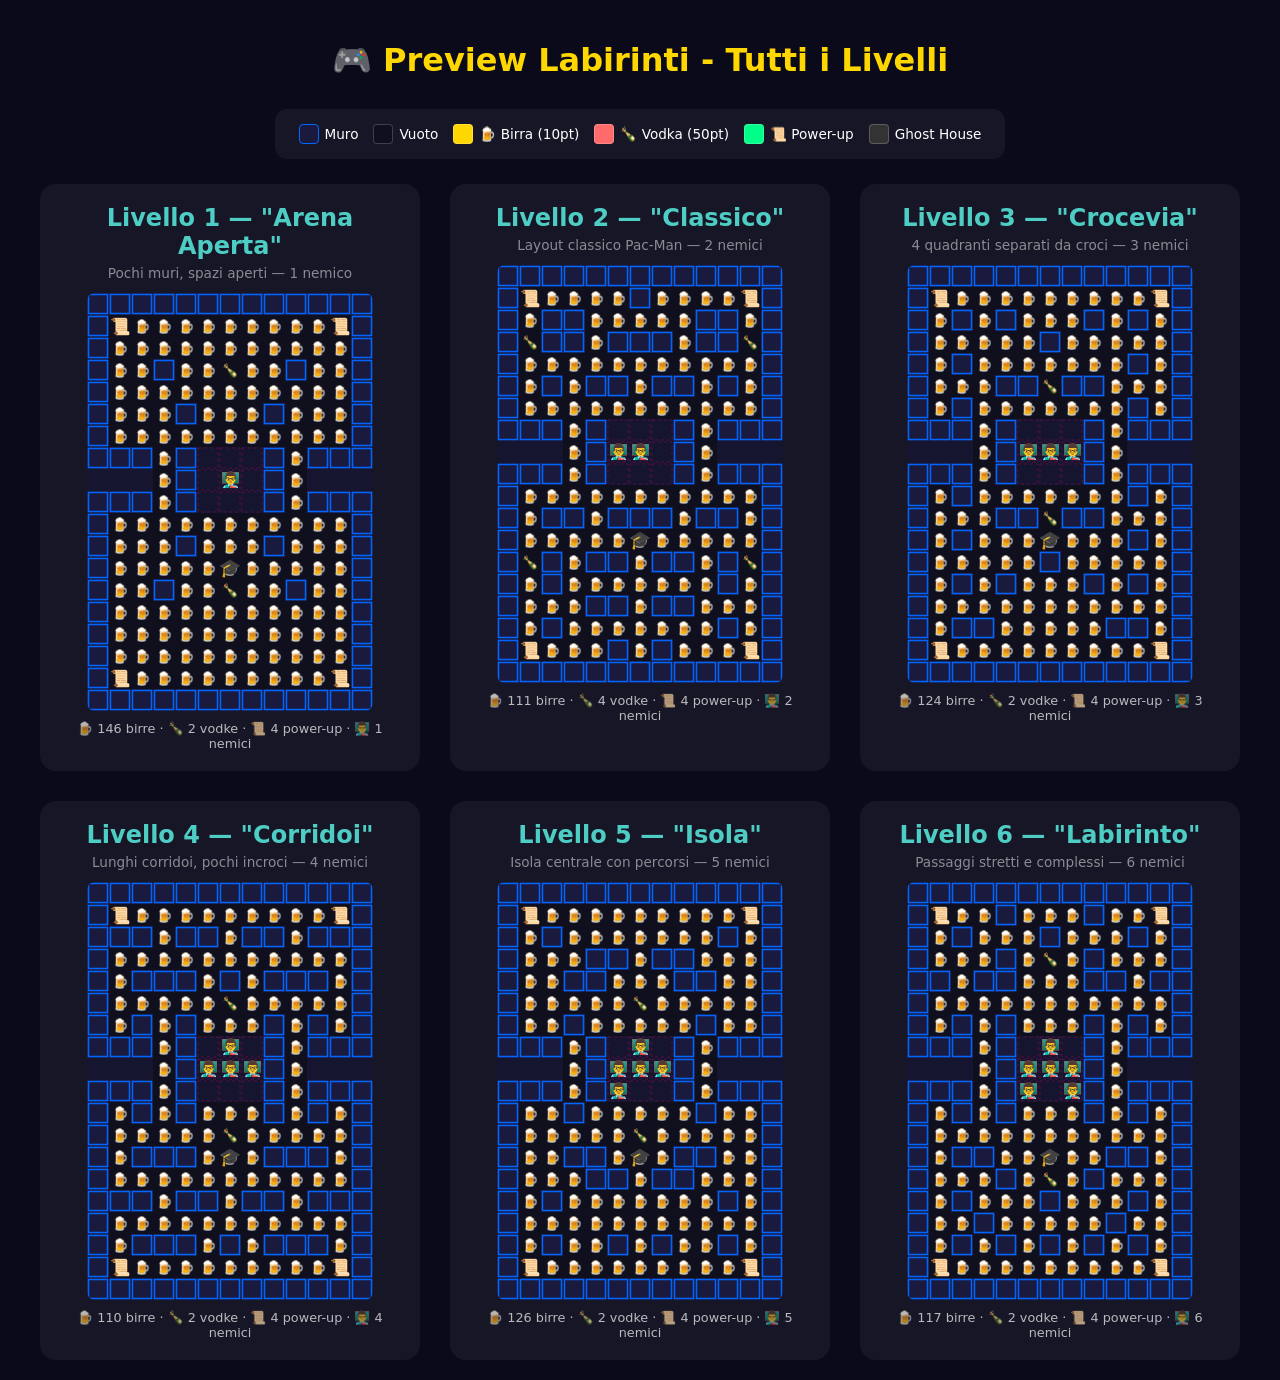
<file: maze-preview.html>
<!DOCTYPE html>
<html lang="it">
<head>
    <meta charset="UTF-8">
    <title>Preview Labirinti - Tutti i Livelli</title>
    <style>
        body {
            background: #0a0a1a;
            color: #fff;
            font-family: 'Segoe UI', system-ui, sans-serif;
            padding: 20px;
            margin: 0;
        }
        h1 { color: #ffd700; text-align: center; margin-bottom: 30px; }
        .grid {
            display: grid;
            grid-template-columns: repeat(auto-fit, minmax(340px, 1fr));
            gap: 30px;
            max-width: 1200px;
            margin: 0 auto;
        }
        .maze-card {
            background: rgba(255,255,255,0.05);
            border-radius: 16px;
            padding: 20px;
            text-align: center;
        }
        .maze-card h2 {
            color: #4ecdc4;
            margin: 0 0 5px;
        }
        .maze-card .subtitle {
            color: rgba(255,255,255,0.5);
            font-size: 0.85rem;
            margin-bottom: 12px;
        }
        .maze-card .info {
            color: rgba(255,255,255,0.7);
            font-size: 0.8rem;
            margin-top: 10px;
        }
        canvas {
            border-radius: 8px;
            display: block;
            margin: 0 auto;
        }
        .legend {
            display: flex;
            justify-content: center;
            flex-wrap: wrap;
            gap: 15px;
            margin: 25px 0;
            padding: 15px;
            background: rgba(255,255,255,0.05);
            border-radius: 12px;
            max-width: 700px;
            margin-left: auto;
            margin-right: auto;
        }
        .legend-item {
            display: flex;
            align-items: center;
            gap: 6px;
            font-size: 0.85rem;
        }
        .legend-color {
            width: 18px;
            height: 18px;
            border-radius: 4px;
            border: 1px solid rgba(255,255,255,0.2);
        }
    </style>
</head>
<body>
    <h1>🎮 Preview Labirinti - Tutti i Livelli</h1>
    
    <div class="legend">
        <div class="legend-item"><div class="legend-color" style="background:#1a1a3e;border-color:#0066ff"></div> Muro</div>
        <div class="legend-item"><div class="legend-color" style="background:#0f0f1e"></div> Vuoto</div>
        <div class="legend-item"><div class="legend-color" style="background:#ffd700"></div> 🍺 Birra (10pt)</div>
        <div class="legend-item"><div class="legend-color" style="background:#ff6b6b"></div> 🍾 Vodka (50pt)</div>
        <div class="legend-item"><div class="legend-color" style="background:#00ff88"></div> 📜 Power-up</div>
        <div class="legend-item"><div class="legend-color" style="background:#333"></div> Ghost House</div>
    </div>

    <div class="grid" id="mazes"></div>

    <script>
    const MAZE_TEMPLATES = [
        // LIVELLO 1 - "Arena Aperta"
        [
            [1,1,1,1,1,1,1,1,1,1,1,1,1],
            [1,4,2,2,2,2,2,2,2,2,2,4,1],
            [1,2,2,2,2,2,2,2,2,2,2,2,1],
            [1,2,2,1,2,2,3,2,2,1,2,2,1],
            [1,2,2,2,2,2,2,2,2,2,2,2,1],
            [1,2,2,2,1,2,2,2,1,2,2,2,1],
            [1,2,2,2,2,2,2,2,2,2,2,2,1],
            [1,1,1,2,1,0,0,0,1,2,1,1,1],
            [0,0,0,2,1,0,0,0,1,2,0,0,0],
            [1,1,1,2,1,0,0,0,1,2,1,1,1],
            [1,2,2,2,2,2,2,2,2,2,2,2,1],
            [1,2,2,2,1,2,2,2,1,2,2,2,1],
            [1,2,2,2,2,2,2,2,2,2,2,2,1],
            [1,2,2,1,2,2,3,2,2,1,2,2,1],
            [1,2,2,2,2,2,2,2,2,2,2,2,1],
            [1,2,2,2,2,2,2,2,2,2,2,2,1],
            [1,2,2,2,2,2,2,2,2,2,2,2,1],
            [1,4,2,2,2,2,2,2,2,2,2,4,1],
            [1,1,1,1,1,1,1,1,1,1,1,1,1]
        ],
        // LIVELLO 2 - "Classico"
        [
            [1,1,1,1,1,1,1,1,1,1,1,1,1],
            [1,4,2,2,2,2,1,2,2,2,2,4,1],
            [1,2,1,1,2,2,2,2,2,1,1,2,1],
            [1,3,1,1,2,1,1,1,2,1,1,3,1],
            [1,2,2,2,2,2,2,2,2,2,2,2,1],
            [1,2,1,2,1,1,2,1,1,2,1,2,1],
            [1,2,2,2,2,2,2,2,2,2,2,2,1],
            [1,1,1,2,1,0,0,0,1,2,1,1,1],
            [0,0,0,2,1,0,0,0,1,2,0,0,0],
            [1,1,1,2,1,0,0,0,1,2,1,1,1],
            [1,2,2,2,2,2,2,2,2,2,2,2,1],
            [1,2,1,1,2,1,1,1,2,1,1,2,1],
            [1,2,2,2,2,2,2,2,2,2,2,2,1],
            [1,3,1,2,1,1,2,1,1,2,1,3,1],
            [1,2,1,2,2,2,2,2,2,2,1,2,1],
            [1,2,2,2,1,1,2,1,1,2,2,2,1],
            [1,2,1,2,2,2,2,2,2,2,1,2,1],
            [1,4,2,2,2,1,2,1,2,2,2,4,1],
            [1,1,1,1,1,1,1,1,1,1,1,1,1]
        ],
        // LIVELLO 3 - "Crocevia"
        [
            [1,1,1,1,1,1,1,1,1,1,1,1,1],
            [1,4,2,2,2,2,2,2,2,2,2,4,1],
            [1,2,1,2,1,2,2,2,1,2,1,2,1],
            [1,2,2,2,2,2,1,2,2,2,2,2,1],
            [1,2,1,2,2,2,2,2,2,2,1,2,1],
            [1,2,2,2,1,1,3,1,1,2,2,2,1],
            [1,2,1,2,2,2,2,2,2,2,1,2,1],
            [1,1,1,2,1,0,0,0,1,2,1,1,1],
            [0,0,0,2,1,0,0,0,1,2,0,0,0],
            [1,1,1,2,1,0,0,0,1,2,1,1,1],
            [1,2,1,2,2,2,2,2,2,2,1,2,1],
            [1,2,2,2,1,1,3,1,1,2,2,2,1],
            [1,2,1,2,2,2,2,2,2,2,1,2,1],
            [1,2,2,2,2,2,1,2,2,2,2,2,1],
            [1,2,1,2,1,2,2,2,1,2,1,2,1],
            [1,2,2,2,2,2,2,2,2,2,2,2,1],
            [1,2,1,1,2,2,2,2,2,1,1,2,1],
            [1,4,2,2,2,2,2,2,2,2,2,4,1],
            [1,1,1,1,1,1,1,1,1,1,1,1,1]
        ],
        // LIVELLO 4 - "Corridoi"
        [
            [1,1,1,1,1,1,1,1,1,1,1,1,1],
            [1,4,2,2,2,2,2,2,2,2,2,4,1],
            [1,1,1,2,1,1,2,1,1,2,1,1,1],
            [1,2,2,2,2,2,2,2,2,2,2,2,1],
            [1,2,1,1,1,2,1,2,1,1,1,2,1],
            [1,2,2,2,2,2,3,2,2,2,2,2,1],
            [1,2,1,2,1,2,2,2,1,2,1,2,1],
            [1,1,1,2,1,0,0,0,1,2,1,1,1],
            [0,0,0,2,1,0,0,0,1,2,0,0,0],
            [1,1,1,2,1,0,0,0,1,2,1,1,1],
            [1,2,1,2,1,2,2,2,1,2,1,2,1],
            [1,2,2,2,2,2,3,2,2,2,2,2,1],
            [1,2,1,1,1,2,2,2,1,1,1,2,1],
            [1,2,2,2,2,2,2,2,2,2,2,2,1],
            [1,1,1,2,1,1,2,1,1,2,1,1,1],
            [1,2,2,2,2,2,2,2,2,2,2,2,1],
            [1,2,1,1,1,2,1,2,1,1,1,2,1],
            [1,4,2,2,2,2,2,2,2,2,2,4,1],
            [1,1,1,1,1,1,1,1,1,1,1,1,1]
        ],
        // LIVELLO 5 - "Isola"
        [
            [1,1,1,1,1,1,1,1,1,1,1,1,1],
            [1,4,2,2,2,2,2,2,2,2,2,4,1],
            [1,2,1,2,2,2,2,2,2,2,1,2,1],
            [1,2,2,2,1,1,2,1,1,2,2,2,1],
            [1,2,2,1,1,2,2,2,1,1,2,2,1],
            [1,2,2,2,2,2,3,2,2,2,2,2,1],
            [1,2,2,1,2,2,2,2,2,1,2,2,1],
            [1,1,1,2,1,0,0,0,1,2,1,1,1],
            [0,0,0,2,1,0,0,0,1,2,0,0,0],
            [1,1,1,2,1,0,0,0,1,2,1,1,1],
            [1,2,2,1,2,2,2,2,2,1,2,2,1],
            [1,2,2,2,2,2,3,2,2,2,2,2,1],
            [1,2,2,1,1,2,2,2,1,1,2,2,1],
            [1,2,2,2,1,1,2,1,1,2,2,2,1],
            [1,2,1,2,2,2,2,2,2,2,1,2,1],
            [1,2,2,2,2,2,2,2,2,2,2,2,1],
            [1,2,1,2,2,1,2,1,2,2,1,2,1],
            [1,4,2,2,2,2,2,2,2,2,2,4,1],
            [1,1,1,1,1,1,1,1,1,1,1,1,1]
        ],
        // LIVELLO 6 - "Labirinto"
        [
            [1,1,1,1,1,1,1,1,1,1,1,1,1],
            [1,4,2,2,1,2,2,2,1,2,2,4,1],
            [1,2,1,2,2,2,1,2,2,2,1,2,1],
            [1,2,2,2,1,2,3,2,1,2,2,2,1],
            [1,1,2,1,1,2,2,2,1,1,2,1,1],
            [1,2,2,2,2,2,2,2,2,2,2,2,1],
            [1,2,1,2,1,2,2,2,1,2,1,2,1],
            [1,1,1,2,1,0,0,0,1,2,1,1,1],
            [0,0,0,2,1,0,0,0,1,2,0,0,0],
            [1,1,1,2,1,0,0,0,1,2,1,1,1],
            [1,2,1,2,1,2,2,2,1,2,1,2,1],
            [1,2,2,2,2,2,2,2,2,2,2,2,1],
            [1,2,1,1,2,2,2,2,2,1,1,2,1],
            [1,2,2,2,1,2,3,2,1,2,2,2,1],
            [1,2,1,2,2,2,1,2,2,2,1,2,1],
            [1,2,2,1,2,2,2,2,2,1,2,2,1],
            [1,2,1,2,1,2,1,2,1,2,1,2,1],
            [1,4,2,2,2,2,2,2,2,2,2,4,1],
            [1,1,1,1,1,1,1,1,1,1,1,1,1]
        ]
    ];

    const NAMES = [
        'Livello 1 — "Arena Aperta"',
        'Livello 2 — "Classico"',
        'Livello 3 — "Crocevia"',
        'Livello 4 — "Corridoi"',
        'Livello 5 — "Isola"',
        'Livello 6 — "Labirinto"'
    ];

    const ENEMIES = [1, 2, 3, 4, 5, 6];
    const DESCS = [
        'Pochi muri, spazi aperti — 1 nemico',
        'Layout classico Pac-Man — 2 nemici',
        '4 quadranti separati da croci — 3 nemici',
        'Lunghi corridoi, pochi incroci — 4 nemici',
        'Isola centrale con percorsi — 5 nemici',
        'Passaggi stretti e complessi — 6 nemici'
    ];

    const TILE = 22;
    const COLS = 13, ROWS = 19;

    const COLORS = {
        0: '#0f0f1e',      // empty / ghost house
        1: '#1a1a3e',      // wall
        2: '#ffd700',      // beer
        3: '#ff6b6b',      // vodka
        4: '#00ff88'       // powerup
    };

    const EMOJIS = {
        2: '🍺',
        3: '🍾',
        4: '📜'
    };

    const container = document.getElementById('mazes');

    MAZE_TEMPLATES.forEach((maze, idx) => {
        const card = document.createElement('div');
        card.className = 'maze-card';

        const h2 = document.createElement('h2');
        h2.textContent = NAMES[idx];
        card.appendChild(h2);

        const sub = document.createElement('div');
        sub.className = 'subtitle';
        sub.textContent = DESCS[idx];
        card.appendChild(sub);

        const canvas = document.createElement('canvas');
        canvas.width = COLS * TILE;
        canvas.height = ROWS * TILE;
        card.appendChild(canvas);

        const ctx = canvas.getContext('2d');

        // Draw maze
        for (let y = 0; y < ROWS; y++) {
            for (let x = 0; x < COLS; x++) {
                const tile = maze[y][x];
                const px = x * TILE;
                const py = y * TILE;

                if (tile === 1) {
                    ctx.fillStyle = '#1a1a3e';
                    ctx.fillRect(px, py, TILE, TILE);
                    ctx.strokeStyle = '#0066ff';
                    ctx.lineWidth = 1.5;
                    ctx.strokeRect(px + 1.5, py + 1.5, TILE - 3, TILE - 3);
                } else if (tile === 0) {
                    // Ghost house
                    ctx.fillStyle = '#151530';
                    ctx.fillRect(px, py, TILE, TILE);
                    // Draw dashed border for ghost house area
                    if (y >= 7 && y <= 9 && x >= 4 && x <= 8) {
                        ctx.strokeStyle = '#ff006644';
                        ctx.lineWidth = 1;
                        ctx.setLineDash([3, 3]);
                        ctx.strokeRect(px + 1, py + 1, TILE - 2, TILE - 2);
                        ctx.setLineDash([]);
                    }
                } else {
                    ctx.fillStyle = '#0f0f1e';
                    ctx.fillRect(px, py, TILE, TILE);

                    if (tile >= 2) {
                        const emoji = EMOJIS[tile];
                        const fontSize = tile === 4 ? TILE * 0.75 : TILE * 0.6;
                        ctx.font = `${fontSize}px Arial`;
                        ctx.textAlign = 'center';
                        ctx.textBaseline = 'middle';
                        ctx.fillText(emoji, px + TILE/2, py + TILE/2 + 1);
                    }
                }
            }
        }

        // Draw player start position
        ctx.font = `${TILE * 0.8}px Arial`;
        ctx.textAlign = 'center';
        ctx.textBaseline = 'middle';
        ctx.fillText('🎓', 6 * TILE + TILE/2, 12 * TILE + TILE/2 + 1);

        // Draw enemies in ghost house
        const enemyPositions = [
            {x:6, y:8}, {x:5, y:8}, {x:7, y:8},
            {x:6, y:7}, {x:5, y:9}, {x:7, y:9}
        ];
        const numEnemies = ENEMIES[idx];
        ctx.font = `${TILE * 0.7}px Arial`;
        for (let i = 0; i < numEnemies; i++) {
            const pos = enemyPositions[i];
            ctx.fillText('👨‍🏫', pos.x * TILE + TILE/2, pos.y * TILE + TILE/2 + 1);
        }

        // Info line
        const info = document.createElement('div');
        info.className = 'info';
        // Count items
        let beers = 0, vodkas = 0, powerups = 0;
        for (let y = 0; y < ROWS; y++) {
            for (let x = 0; x < COLS; x++) {
                if (maze[y][x] === 2) beers++;
                if (maze[y][x] === 3) vodkas++;
                if (maze[y][x] === 4) powerups++;
            }
        }
        info.textContent = `🍺 ${beers} birre · 🍾 ${vodkas} vodke · 📜 ${powerups} power-up · 👨‍🏫 ${numEnemies} nemici`;
        card.appendChild(info);

        container.appendChild(card);
    });
    </script>
</body>
</html>
</file>
